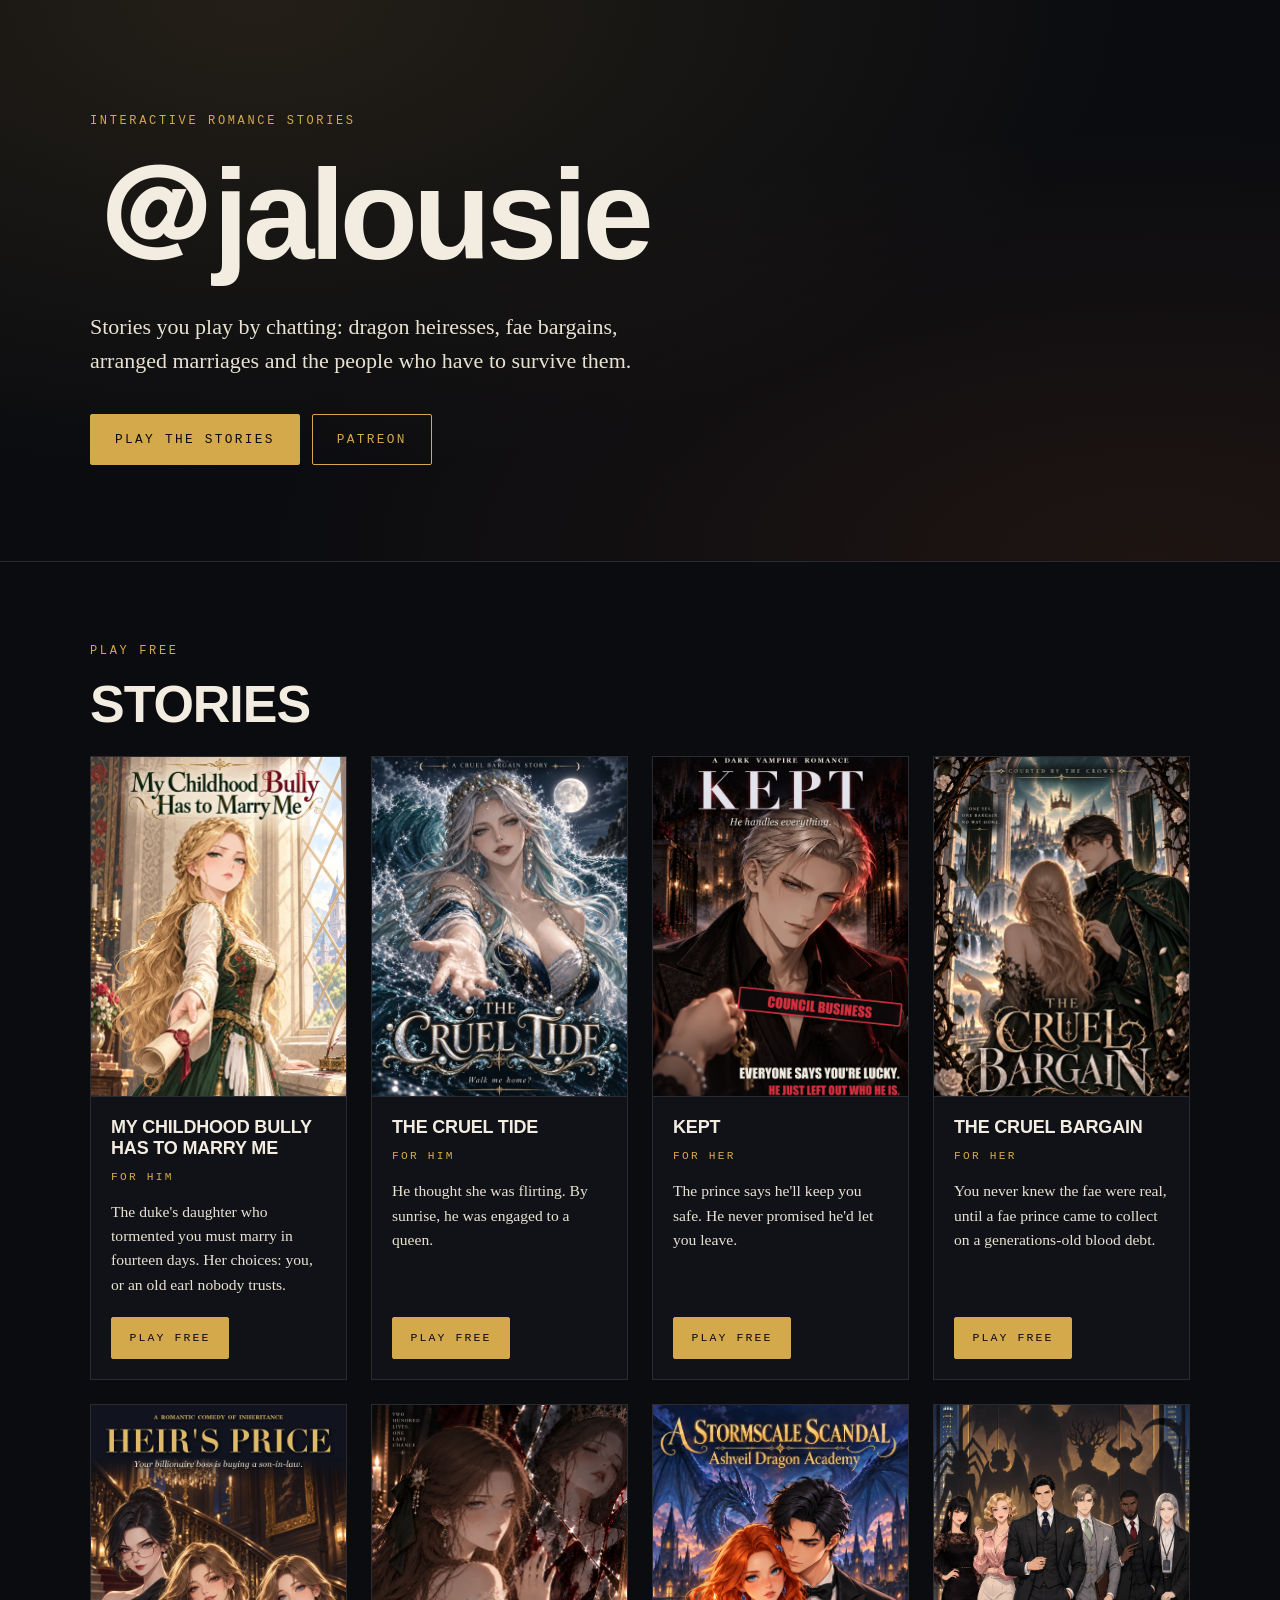
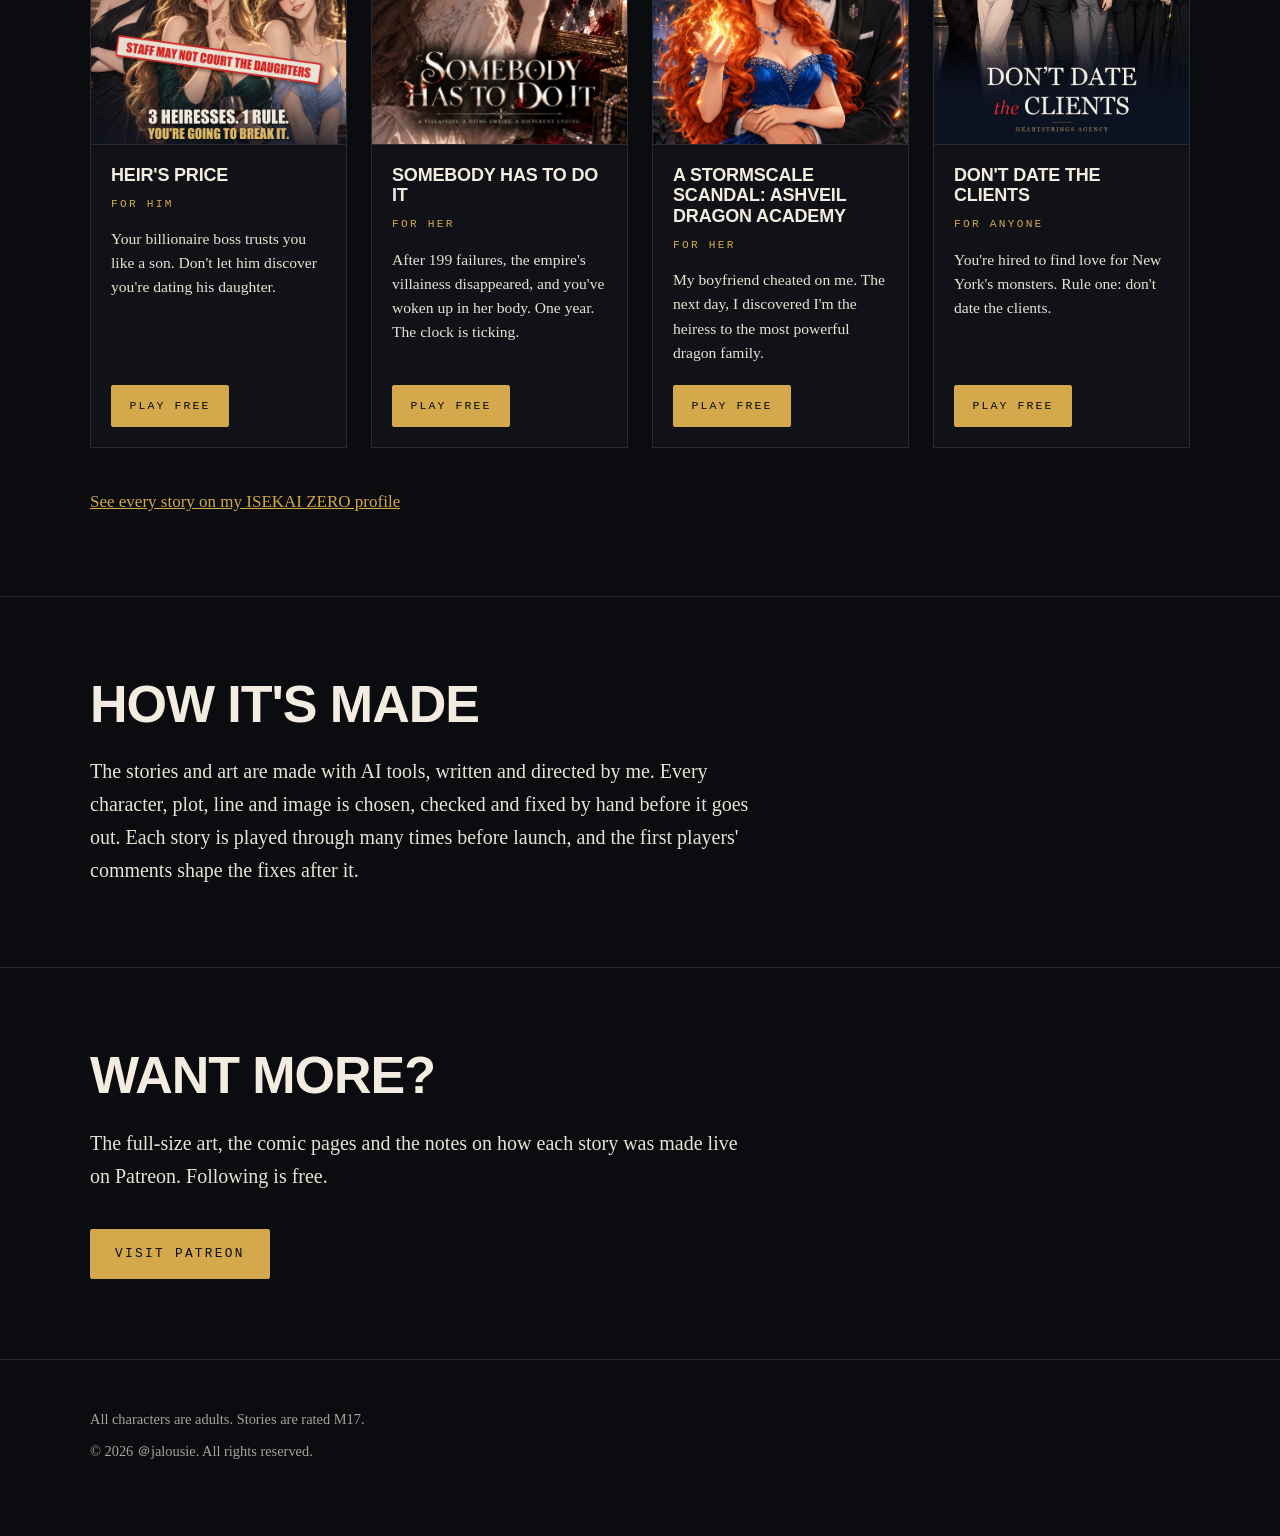
<file: index.html>
<!doctype html>
<html lang="en">
<head>
  <meta charset="utf-8">
  <meta name="viewport" content="width=device-width, initial-scale=1">
  <title>＠jalousie: interactive romance stories</title>
  <meta name="description" content="Stories you play by chatting: dragon heiresses, fae bargains, arranged marriages and the people who have to survive them.">
  <meta property="og:type" content="website">
  <meta property="og:url" content="https://jalousie-stories.github.io/">
  <meta property="og:title" content="＠jalousie: interactive romance stories">
  <meta property="og:description" content="Stories you play by chatting: dragon heiresses, fae bargains, arranged marriages and the people who have to survive them.">
  <meta property="og:image" content="https://jalousie-stories.github.io/images/covers/my-childhood-bully-has-to-marry-me.webp">
  <meta name="theme-color" content="#0b0c10">
  <link rel="icon" type="image/svg+xml" href="data:image/svg+xml,%3Csvg xmlns=%22http://www.w3.org/2000/svg%22 viewBox=%220 0 64 64%22%3E%3Crect width=%2264%22 height=%2264%22 rx=%2212%22 fill=%22%230b0c10%22/%3E%3Ctext x=%2232%22 y=%2247%22 text-anchor=%22middle%22 font-family=%22Georgia,serif%22 font-size=%2244%22 font-weight=%22700%22 fill=%22%23d4a94c%22%3EJ%3C/text%3E%3C/svg%3E">
  <link rel="stylesheet" href="styles.css">
</head>
<body>
  <main>
    <header class="hero">
      <div class="wrap">
        <span class="label">Interactive romance stories</span>
        <h1>＠jalousie</h1>
        <p class="lede">Stories you play by chatting: dragon heiresses, fae bargains, arranged marriages and the people who have to survive them.</p>
        <div class="actions">
          <a class="btn btn-primary" href="#stories">Play the stories</a>
          <a class="btn" href="https://www.patreon.com/c/Jalousie911" target="_blank" rel="noopener">Patreon</a>
        </div>
      </div>
    </header>

    <section id="stories" aria-labelledby="stories-title">
      <div class="wrap">
        <span class="label">Play free</span>
        <h2 id="stories-title">Stories</h2>
        <ul class="grid">
          <li class="card">
            <img class="pos-top" src="images/covers/my-childhood-bully-has-to-marry-me.webp" alt="My Childhood Bully Has to Marry Me" loading="lazy" width="600" height="800">
            <div class="card-body">
              <h3>My Childhood Bully Has to Marry Me</h3>
              <p class="audience">For him</p>
              <p class="hook">The duke's daughter who tormented you must marry in fourteen days. Her choices: you, or an old earl nobody trusts.</p>
              <a class="btn btn-primary" href="https://www.isekaizero.ai/storylines/6acae1cccd8f0e924be51383?utm_campaign=share&amp;utm_medium=storyline&amp;utm_content=my-childhood-bully-has-to-marry-me&amp;referralCode=F87U03CR" target="_blank" rel="noopener" aria-label="Play free: My Childhood Bully Has to Marry Me">Play free</a>
            </div>
          </li>
          <li class="card">
            <img src="images/covers/the-cruel-tide.webp" alt="The Cruel Tide" loading="lazy" width="600" height="800">
            <div class="card-body">
              <h3>The Cruel Tide</h3>
              <p class="audience">For him</p>
              <p class="hook">He thought she was flirting. By sunrise, he was engaged to a queen.</p>
              <a class="btn btn-primary" href="https://www.isekaizero.ai/storylines/6ab3427b126a8c987c72618f?utm_campaign=share&amp;utm_medium=storyline&amp;utm_content=the-cruel-tide&amp;referralCode=F87U03CR" target="_blank" rel="noopener" aria-label="Play free: The Cruel Tide">Play free</a>
            </div>
          </li>
          <li class="card">
            <img src="images/covers/kept.webp" alt="Kept" loading="lazy" width="600" height="800">
            <div class="card-body">
              <h3>Kept</h3>
              <p class="audience">For her</p>
              <p class="hook">The prince says he'll keep you safe. He never promised he'd let you leave.</p>
              <a class="btn btn-primary" href="https://www.isekaizero.ai/storylines/6abea1a1beada23bb4af93ce?utm_campaign=share&amp;utm_medium=storyline&amp;utm_content=kept&amp;referralCode=F87U03CR" target="_blank" rel="noopener" aria-label="Play free: Kept">Play free</a>
            </div>
          </li>
          <li class="card">
            <img class="pos-top" src="images/covers/the-cruel-bargain.webp" alt="The Cruel Bargain" loading="lazy" width="600" height="800">
            <div class="card-body">
              <h3>The Cruel Bargain</h3>
              <p class="audience">For her</p>
              <p class="hook">You never knew the fae were real, until a fae prince came to collect on a generations-old blood debt.</p>
              <a class="btn btn-primary" href="https://www.isekaizero.ai/storylines/6aa75dfdd17fe984ab0701ec?utm_campaign=share&amp;utm_medium=storyline&amp;utm_content=the-cruel-bargain&amp;referralCode=F87U03CR" target="_blank" rel="noopener" aria-label="Play free: The Cruel Bargain">Play free</a>
            </div>
          </li>
          <li class="card">
            <img src="images/covers/heirs-price.webp" alt="Heir's Price" loading="lazy" width="600" height="800">
            <div class="card-body">
              <h3>Heir's Price</h3>
              <p class="audience">For him</p>
              <p class="hook">Your billionaire boss trusts you like a son. Don't let him discover you're dating his daughter.</p>
              <a class="btn btn-primary" href="https://www.isekaizero.ai/storylines/6ab8e3e1ce498cbb02f9fc46?utm_campaign=share&amp;utm_medium=storyline&amp;utm_content=heirs-price&amp;referralCode=F87U03CR" target="_blank" rel="noopener" aria-label="Play free: Heir's Price">Play free</a>
            </div>
          </li>
          <li class="card">
            <img src="images/covers/somebody-has-to-do-it.webp" alt="Somebody Has to Do It" loading="lazy" width="600" height="800">
            <div class="card-body">
              <h3>Somebody Has to Do It</h3>
              <p class="audience">For her</p>
              <p class="hook">After 199 failures, the empire's villainess disappeared, and you've woken up in her body. One year. The clock is ticking.</p>
              <a class="btn btn-primary" href="https://www.isekaizero.ai/storylines/6aaae55abe0c1b0f1035c51d?utm_campaign=share&amp;utm_medium=storyline&amp;utm_content=somebody-has-to-do-it&amp;referralCode=F87U03CR" target="_blank" rel="noopener" aria-label="Play free: Somebody Has to Do It">Play free</a>
            </div>
          </li>
          <li class="card">
            <img class="pos-top" src="images/covers/a-stormscale-scandal.webp" alt="A Stormscale Scandal: Ashveil Dragon Academy" loading="lazy" width="600" height="800">
            <div class="card-body">
              <h3>A Stormscale Scandal: Ashveil Dragon Academy</h3>
              <p class="audience">For her</p>
              <p class="hook">My boyfriend cheated on me. The next day, I discovered I'm the heiress to the most powerful dragon family.</p>
              <a class="btn btn-primary" href="https://www.isekaizero.ai/storylines/6a9c906ab4f9a3402c398237?utm_campaign=share&amp;utm_medium=storyline&amp;utm_content=a-stormscale-scandal-ashveil-dragon-academy&amp;referralCode=F87U03CR" target="_blank" rel="noopener" aria-label="Play free: A Stormscale Scandal: Ashveil Dragon Academy">Play free</a>
            </div>
          </li>
          <li class="card">
            <img class="pos-bottom" src="images/covers/dont-date-the-clients.webp" alt="Don't Date the Clients" loading="lazy" width="600" height="800">
            <div class="card-body">
              <h3>Don't Date the Clients</h3>
              <p class="audience">For anyone</p>
              <p class="hook">You're hired to find love for New York's monsters. Rule one: don't date the clients.</p>
              <a class="btn btn-primary" href="https://www.isekaizero.ai/storylines/6ac68e05a872c75834e7a4d3?utm_campaign=share&amp;utm_medium=storyline&amp;utm_content=dont-date-the-clients&amp;referralCode=F87U03CR" target="_blank" rel="noopener" aria-label="Play free: Don't Date the Clients">Play free</a>
            </div>
          </li>
        </ul>
        <p class="more"><a href="https://www.isekaizero.ai/creator/6a96756b42dc4c60aa82eed7?referralCode=F87U03CR" target="_blank" rel="noopener">See every story on my ISEKAI ZERO profile</a></p>
      </div>
    </section>

    <section id="how" class="prose" aria-labelledby="how-title">
      <div class="wrap">
        <h2 id="how-title">How it's made</h2>
        <p>The stories and art are made with AI tools, written and directed by me. Every character, plot, line and image is chosen, checked and fixed by hand before it goes out. Each story is played through many times before launch, and the first players' comments shape the fixes after it.</p>
      </div>
    </section>

    <section id="support" class="prose" aria-labelledby="support-title">
      <div class="wrap">
        <h2 id="support-title">Want more?</h2>
        <p>The full-size art, the comic pages and the notes on how each story was made live on Patreon. Following is free.</p>
        <div class="actions">
          <a class="btn btn-primary" href="https://www.patreon.com/c/Jalousie911" target="_blank" rel="noopener">Visit Patreon</a>
        </div>
      </div>
    </section>
  </main>

  <footer class="site-footer">
    <div class="wrap">
      <p>All characters are adults. Stories are rated M17.</p>
      <p>© 2026 ＠jalousie. All rights reserved.</p>
    </div>
  </footer>
</body>
</html>
</file>
<file: styles.css>
:root {
  --bg: #0b0c10;
  --text: #e9e2d3;
  --heading: #f3ece0;
  --gold: #d4a94c;
  --ember: #ff7a2f;
  --border: #2b2a2e;
  --sans: "Arial Black", Arial, Helvetica, sans-serif;
  --serif: Georgia, "Times New Roman", serif;
  --mono: ui-monospace, "SFMono-Regular", Menlo, Consolas, "Courier New", monospace;
  --gutter: 16px;
  --max: 1100px;
}

*,
*::before,
*::after {
  box-sizing: border-box;
}

html {
  scroll-behavior: smooth;
  -webkit-text-size-adjust: 100%;
}

body {
  margin: 0;
  background: var(--bg);
  color: var(--text);
  font-family: var(--serif);
  font-size: 1.0625rem;
  line-height: 1.65;
  overflow-x: hidden;
}

img {
  max-width: 100%;
  display: block;
}

a {
  color: var(--gold);
}

a:hover,
a:focus-visible {
  color: var(--ember);
}

:focus-visible {
  outline: 2px solid var(--gold);
  outline-offset: 3px;
}

h1,
h2,
h3 {
  margin: 0;
  color: var(--heading);
  font-family: var(--sans);
  font-weight: 900;
  text-transform: uppercase;
  letter-spacing: -0.02em;
  line-height: 1.05;
}

.wrap {
  width: 100%;
  max-width: calc(var(--max) + 2 * var(--gutter));
  margin: 0 auto;
  padding: 0 var(--gutter);
}

.label {
  display: block;
  margin: 0 0 1rem;
  color: var(--gold);
  font-family: var(--mono);
  font-size: 0.75rem;
  letter-spacing: 0.22em;
  text-transform: uppercase;
}

section {
  padding: 5rem 0;
  border-top: 1px solid var(--border);
}

section h2 {
  font-size: clamp(2rem, 6vw, 3.25rem);
  margin-bottom: 1.5rem;
}

/* Buttons */

.btn {
  display: inline-block;
  padding: 0.85rem 1.5rem;
  border: 1px solid var(--gold);
  border-radius: 2px;
  color: var(--gold);
  font-family: var(--mono);
  font-size: 0.8rem;
  letter-spacing: 0.18em;
  text-transform: uppercase;
  text-decoration: none;
  text-align: center;
  transition: background-color 0.2s, color 0.2s, border-color 0.2s;
}

.btn:hover,
.btn:focus-visible {
  border-color: var(--ember);
  color: var(--ember);
}

.btn-primary {
  background: var(--gold);
  color: var(--bg);
}

.btn-primary:hover,
.btn-primary:focus-visible {
  background: var(--ember);
  border-color: var(--ember);
  color: var(--bg);
}

.actions {
  display: flex;
  flex-wrap: wrap;
  gap: 0.75rem;
  margin-top: 2.25rem;
}

/* Hero */

.hero {
  padding: 7rem 0 6rem;
  border-top: 0;
  background: radial-gradient(ellipse at 20% 0%, rgba(212, 169, 76, 0.12), transparent 60%),
    radial-gradient(ellipse at 90% 100%, rgba(255, 122, 47, 0.08), transparent 55%);
}

.hero h1 {
  font-size: clamp(3rem, 15vw, 8rem);
  letter-spacing: -0.04em;
  text-transform: none;
  word-break: break-word;
}

.hero .lede {
  max-width: 38rem;
  margin: 1.75rem 0 0;
  font-size: clamp(1.125rem, 2.6vw, 1.375rem);
  line-height: 1.55;
}

/* Stories */

.grid {
  display: grid;
  grid-template-columns: 1fr;
  gap: 1.5rem;
  margin: 0;
  padding: 0;
  list-style: none;
}

@media (min-width: 600px) {
  .grid {
    grid-template-columns: repeat(2, 1fr);
  }
}

@media (min-width: 1000px) {
  .grid {
    grid-template-columns: repeat(4, 1fr);
  }
}

.card {
  display: flex;
  flex-direction: column;
  border: 1px solid var(--border);
  background: #111217;
}

.card img {
  width: 100%;
  height: auto;
  aspect-ratio: 3 / 4;
  object-fit: cover;
  background: #16171c;
  border-bottom: 1px solid var(--border);
}

/* Covers that are taller than 3:4 are trimmed away from their title. */
.card img.pos-top {
  object-position: center top;
}

.card img.pos-bottom {
  object-position: center bottom;
}

.card-body {
  display: flex;
  flex-direction: column;
  flex: 1;
  padding: 1.25rem;
}

.card h3 {
  font-size: 1.125rem;
  letter-spacing: -0.01em;
  line-height: 1.15;
}

.card .audience {
  margin: 0.6rem 0 0;
  color: var(--gold);
  font-family: var(--mono);
  font-size: 0.7rem;
  letter-spacing: 0.2em;
  text-transform: uppercase;
}

.card .hook {
  flex: 1;
  margin: 0.85rem 0 1.25rem;
  font-size: 0.975rem;
  line-height: 1.55;
}

.card .btn {
  align-self: flex-start;
  padding: 0.65rem 1.1rem;
  font-size: 0.72rem;
}

.more {
  margin: 2.5rem 0 0;
  font-size: 1.0625rem;
}

/* Text sections */

.prose p {
  max-width: 42rem;
  margin: 0;
  font-size: clamp(1.0625rem, 2.2vw, 1.25rem);
}

/* Footer */

.site-footer {
  padding: 3rem 0 4rem;
  border-top: 1px solid var(--border);
  font-size: 0.9rem;
  color: #a9a296;
}

.site-footer p {
  margin: 0 0 0.5rem;
}

/* 404 */

.notfound {
  min-height: 80vh;
  display: flex;
  align-items: center;
}

.notfound h1 {
  font-size: clamp(4rem, 20vw, 9rem);
}

.notfound p {
  margin: 1.5rem 0 0;
  font-size: 1.25rem;
}

@media (prefers-reduced-motion: reduce) {
  html {
    scroll-behavior: auto;
  }

  .btn {
    transition: none;
  }
}
</file>
